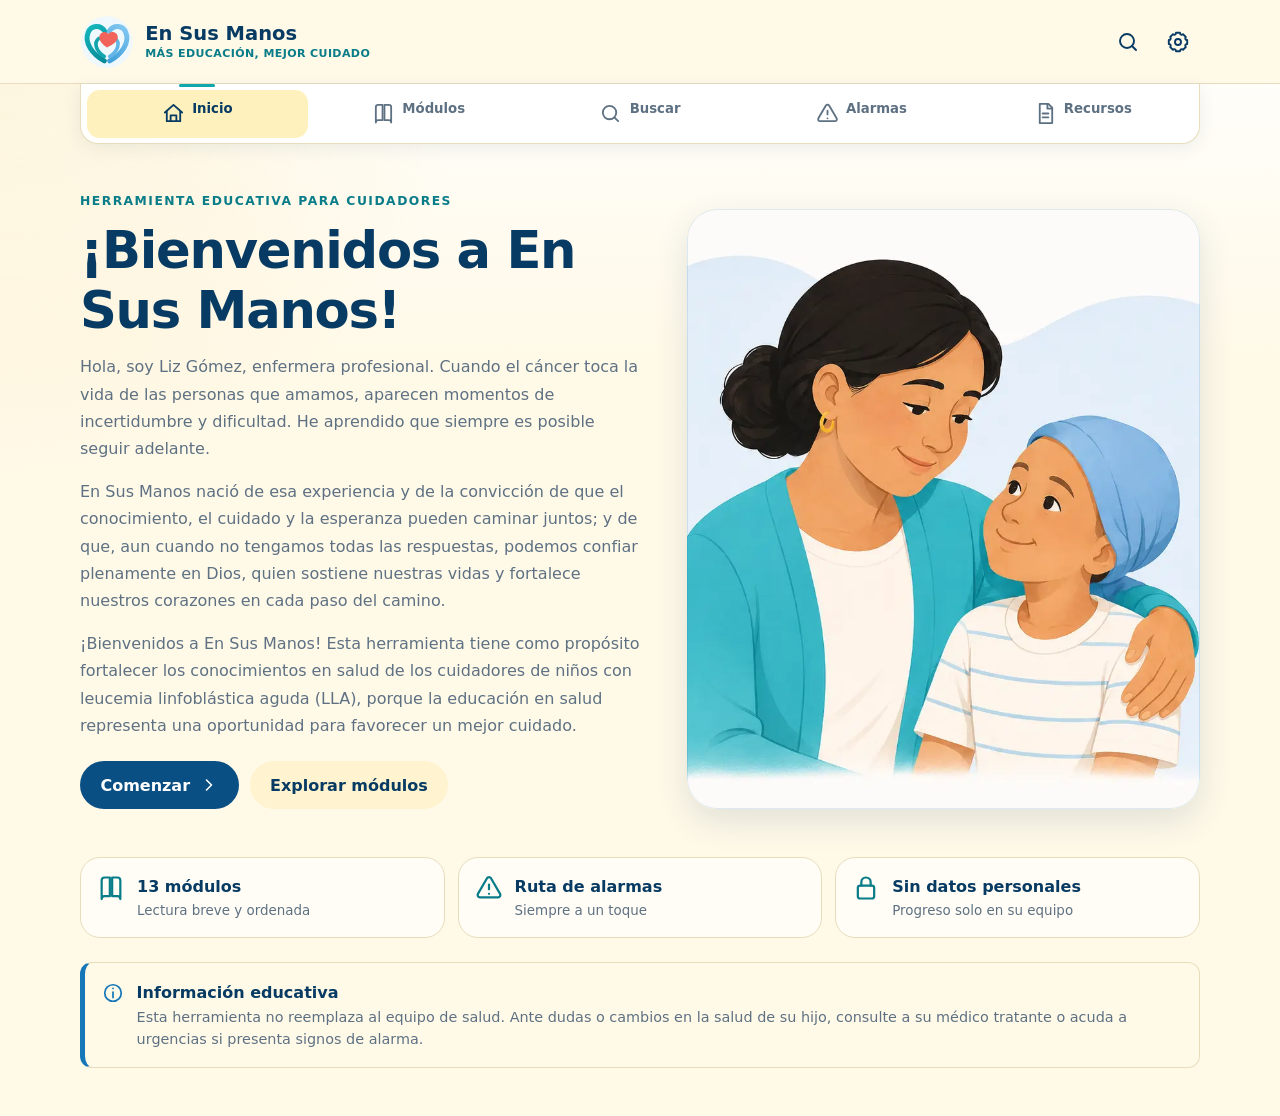
<file: index.html>
<!doctype html>
<html lang="es">
  <head>
    <meta charset="utf-8">
    <meta name="viewport" content="width=device-width, initial-scale=1, viewport-fit=cover">
    <meta name="theme-color" content="#fff1bd">
    <meta name="description" content="Herramienta educativa para cuidadores de niños con leucemia linfoblástica aguda.">
    <meta name="robots" content="noindex, nofollow">
    <meta name="color-scheme" content="light">
    <meta http-equiv="Content-Security-Policy" content="default-src 'self'; img-src 'self' data:; style-src 'self' 'unsafe-inline'; script-src 'self'; connect-src 'self'; manifest-src 'self'; worker-src 'self'; base-uri 'self'; form-action 'self' https:; object-src 'none'">
    <title>En Sus Manos</title>
    <link rel="manifest" href="manifest.webmanifest">
    <link rel="icon" href="assets/icons/favicon.svg" type="image/svg+xml">
    <link rel="apple-touch-icon" href="assets/icons/icon-192.png">
    <link rel="stylesheet" href="assets/css/styles.css">
    <script defer src="assets/js/config.js"></script>
    <script defer src="assets/js/content.js"></script>
    <script defer src="assets/js/storage.js"></script>
    <script defer src="assets/js/search.js"></script>
    <script defer src="assets/js/router.js"></script>
    <script defer src="assets/js/app.js"></script>
  </head>
  <body>
    <div id="app">
      <main class="loading-screen" aria-live="polite">
        <img src="assets/icons/logo.svg" alt="" width="72" height="72">
        <p>Cargando En Sus Manos…</p>
      </main>
    </div>
    <noscript>
      <main class="noscript-message">
        <h1>Active JavaScript para usar la herramienta</h1>
        <p>En Sus Manos necesita JavaScript para mostrar los módulos, el buscador y el progreso local.</p>
      </main>
    </noscript>
  </body>
</html>
</file>
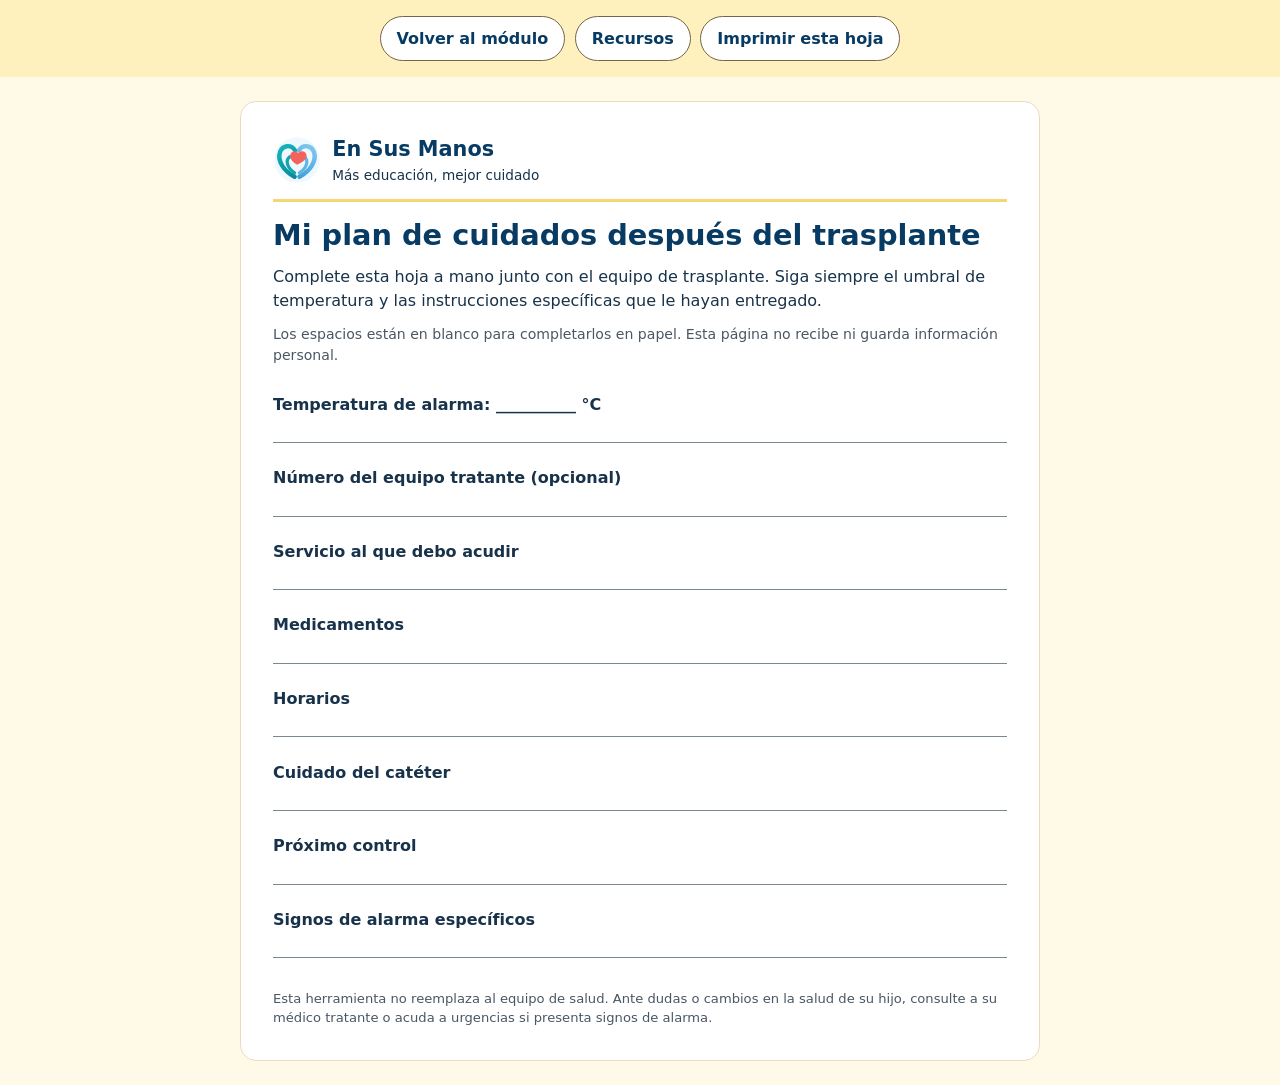
<file: recursos/plan-cuidados-trasplante.html>
<!doctype html>
<html lang="es">
<head>
  <meta charset="utf-8">
  <meta name="viewport" content="width=device-width, initial-scale=1">
  <meta name="robots" content="noindex, nofollow">
  <meta name="theme-color" content="#fff1bd">
  <title>Mi plan de cuidados después del trasplante · En Sus Manos</title>
  <link rel="icon" href="../assets/icons/favicon.svg" type="image/svg+xml">
  <link rel="stylesheet" href="planes.css">
  <script defer src="../assets/js/print.js"></script>
</head>
<body>
  <nav class="toolbar" aria-label="Acciones de la hoja"><a href="../#/modulo/11">Volver al módulo</a><a href="../#/recursos">Recursos</a><button type="button" id="print-plan">Imprimir esta hoja</button></nav>
  <main class="sheet">
    <header class="brand"><img src="../assets/icons/logo.svg" alt="" width="48" height="48"><div><strong>En Sus Manos</strong><span>Más educación, mejor cuidado</span></div></header>
    <h1>Mi plan de cuidados después del trasplante</h1>
    <p class="intro">Complete esta hoja a mano junto con el equipo de trasplante. Siga siempre el umbral de temperatura y las instrucciones específicas que le hayan entregado.</p>
    <p class="instructions">Los espacios están en blanco para completarlos en papel. Esta página no recibe ni guarda información personal.</p>
    <dl class="fields">
      <div class="field"><dt>Temperatura de alarma: __________ °C</dt><dd aria-label="Espacio para completar a mano"><span class="write-line"></span></dd></div><div class="field"><dt>Número del equipo tratante (opcional)</dt><dd aria-label="Espacio para completar a mano"><span class="write-line"></span></dd></div><div class="field"><dt>Servicio al que debo acudir</dt><dd aria-label="Espacio para completar a mano"><span class="write-line"></span></dd></div><div class="field"><dt>Medicamentos</dt><dd aria-label="Espacio para completar a mano"><span class="write-line"></span></dd></div><div class="field"><dt>Horarios</dt><dd aria-label="Espacio para completar a mano"><span class="write-line"></span></dd></div><div class="field"><dt>Cuidado del catéter</dt><dd aria-label="Espacio para completar a mano"><span class="write-line"></span></dd></div><div class="field"><dt>Próximo control</dt><dd aria-label="Espacio para completar a mano"><span class="write-line"></span></dd></div><div class="field"><dt>Signos de alarma específicos</dt><dd aria-label="Espacio para completar a mano"><span class="write-line"></span></dd></div>
    </dl>
    <footer>Esta herramienta no reemplaza al equipo de salud. Ante dudas o cambios en la salud de su hijo, consulte a su médico tratante o acuda a urgencias si presenta signos de alarma.</footer>
  </main>
</body>
</html>
</file>
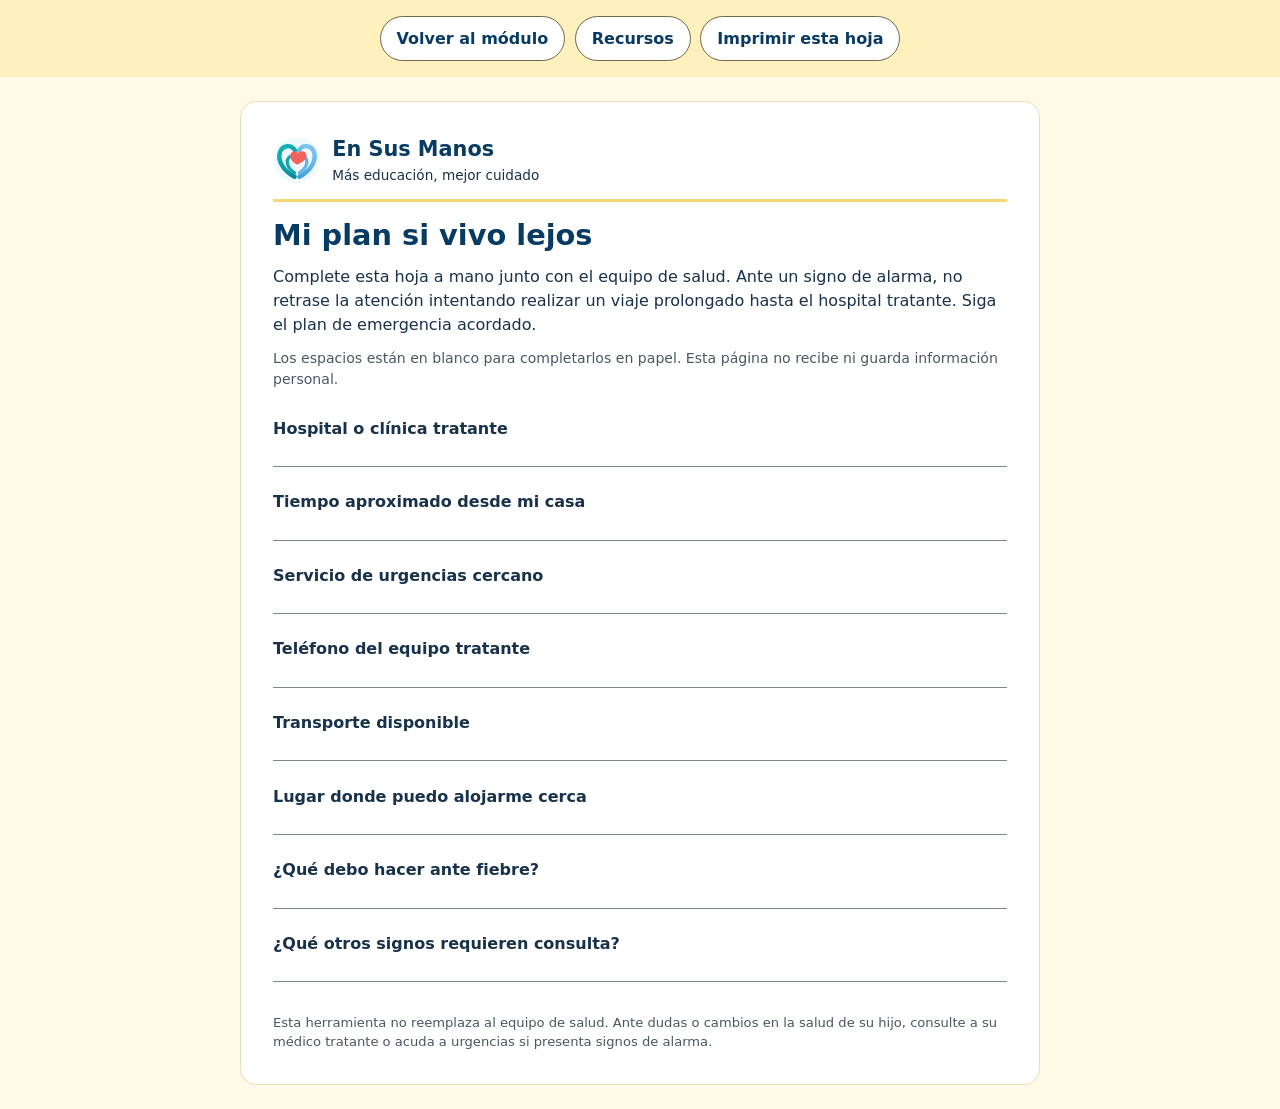
<file: recursos/plan-si-vivo-lejos.html>
<!doctype html>
<html lang="es">
<head>
  <meta charset="utf-8">
  <meta name="viewport" content="width=device-width, initial-scale=1">
  <meta name="robots" content="noindex, nofollow">
  <meta name="theme-color" content="#fff1bd">
  <title>Mi plan si vivo lejos · En Sus Manos</title>
  <link rel="icon" href="../assets/icons/favicon.svg" type="image/svg+xml">
  <link rel="stylesheet" href="planes.css">
  <script defer src="../assets/js/print.js"></script>
</head>
<body>
  <nav class="toolbar" aria-label="Acciones de la hoja"><a href="../#/modulo/8">Volver al módulo</a><a href="../#/recursos">Recursos</a><button type="button" id="print-plan">Imprimir esta hoja</button></nav>
  <main class="sheet">
    <header class="brand"><img src="../assets/icons/logo.svg" alt="" width="48" height="48"><div><strong>En Sus Manos</strong><span>Más educación, mejor cuidado</span></div></header>
    <h1>Mi plan si vivo lejos</h1>
    <p class="intro">Complete esta hoja a mano junto con el equipo de salud. Ante un signo de alarma, no retrase la atención intentando realizar un viaje prolongado hasta el hospital tratante. Siga el plan de emergencia acordado.</p>
    <p class="instructions">Los espacios están en blanco para completarlos en papel. Esta página no recibe ni guarda información personal.</p>
    <dl class="fields">
      <div class="field"><dt>Hospital o clínica tratante</dt><dd aria-label="Espacio para completar a mano"><span class="write-line"></span></dd></div><div class="field"><dt>Tiempo aproximado desde mi casa</dt><dd aria-label="Espacio para completar a mano"><span class="write-line"></span></dd></div><div class="field"><dt>Servicio de urgencias cercano</dt><dd aria-label="Espacio para completar a mano"><span class="write-line"></span></dd></div><div class="field"><dt>Teléfono del equipo tratante</dt><dd aria-label="Espacio para completar a mano"><span class="write-line"></span></dd></div><div class="field"><dt>Transporte disponible</dt><dd aria-label="Espacio para completar a mano"><span class="write-line"></span></dd></div><div class="field"><dt>Lugar donde puedo alojarme cerca</dt><dd aria-label="Espacio para completar a mano"><span class="write-line"></span></dd></div><div class="field"><dt>¿Qué debo hacer ante fiebre?</dt><dd aria-label="Espacio para completar a mano"><span class="write-line"></span></dd></div><div class="field"><dt>¿Qué otros signos requieren consulta?</dt><dd aria-label="Espacio para completar a mano"><span class="write-line"></span></dd></div>
    </dl>
    <footer>Esta herramienta no reemplaza al equipo de salud. Ante dudas o cambios en la salud de su hijo, consulte a su médico tratante o acuda a urgencias si presenta signos de alarma.</footer>
  </main>
</body>
</html>
</file>
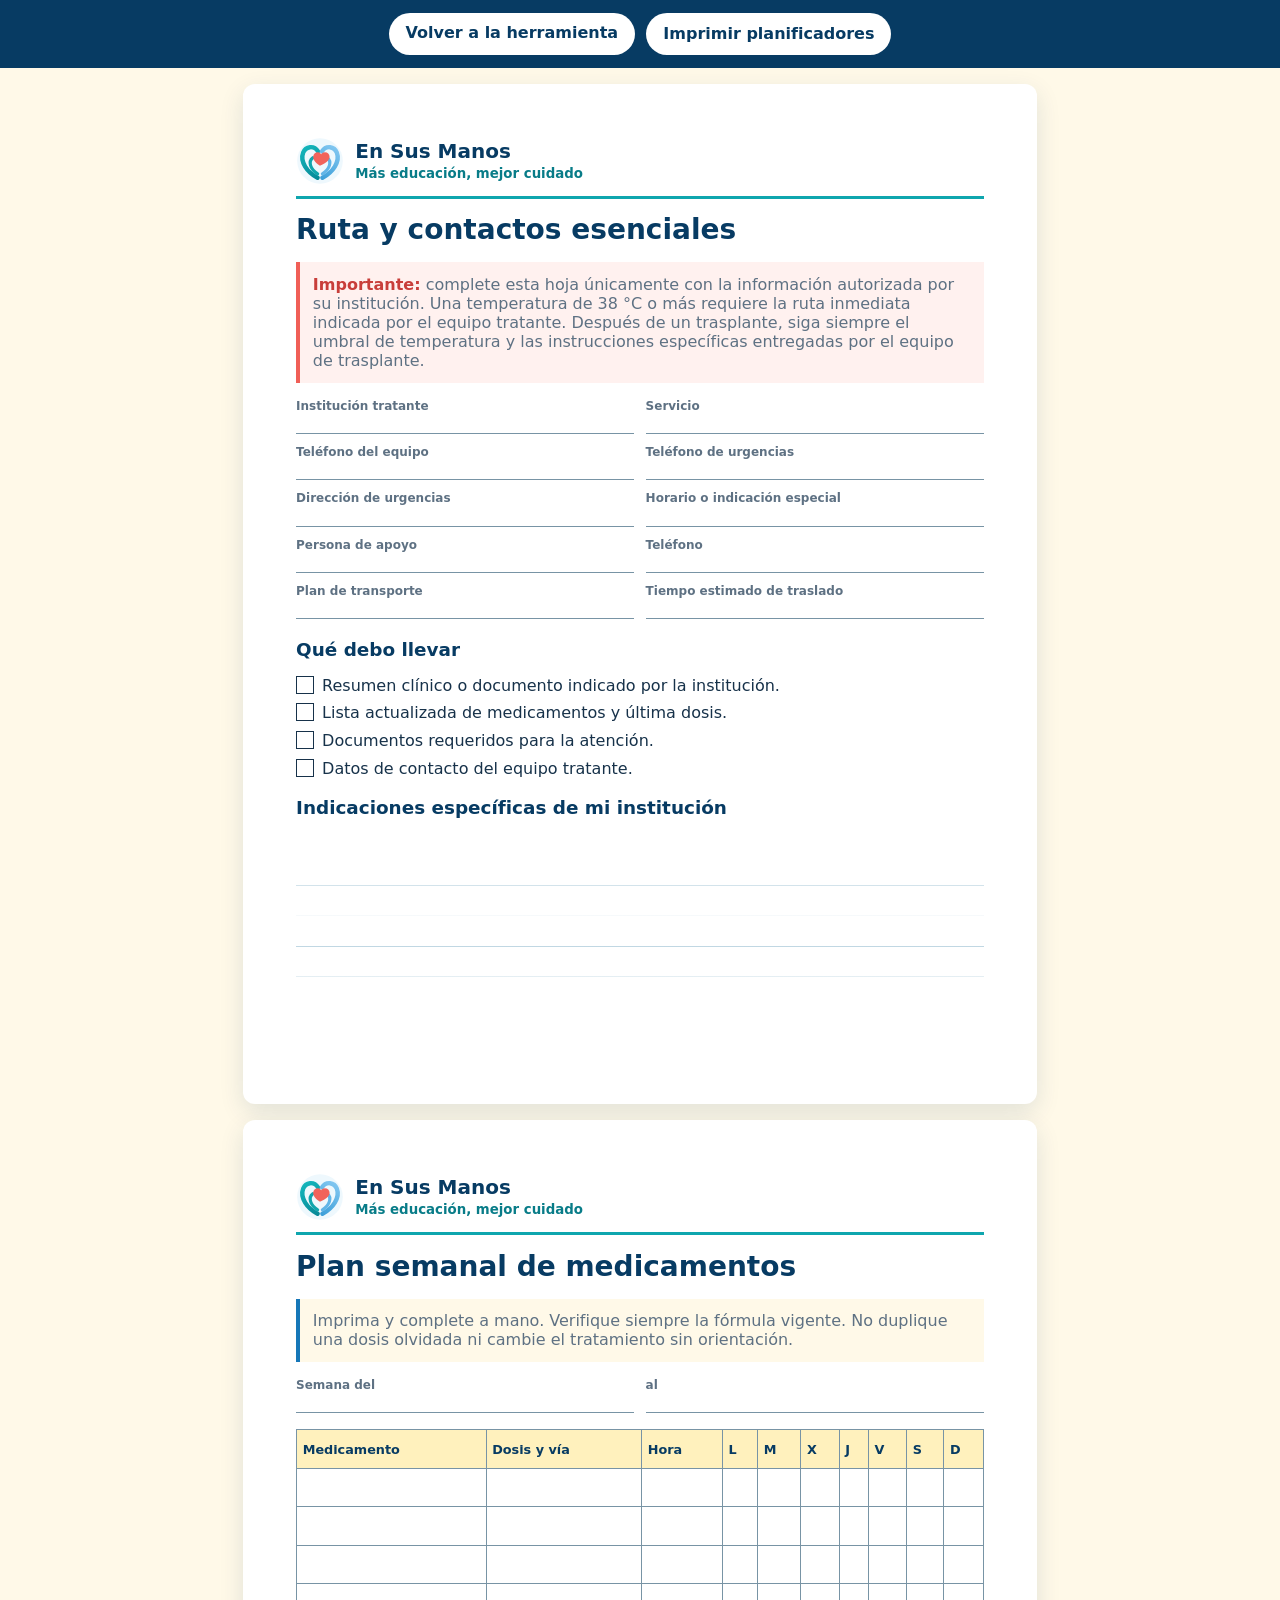
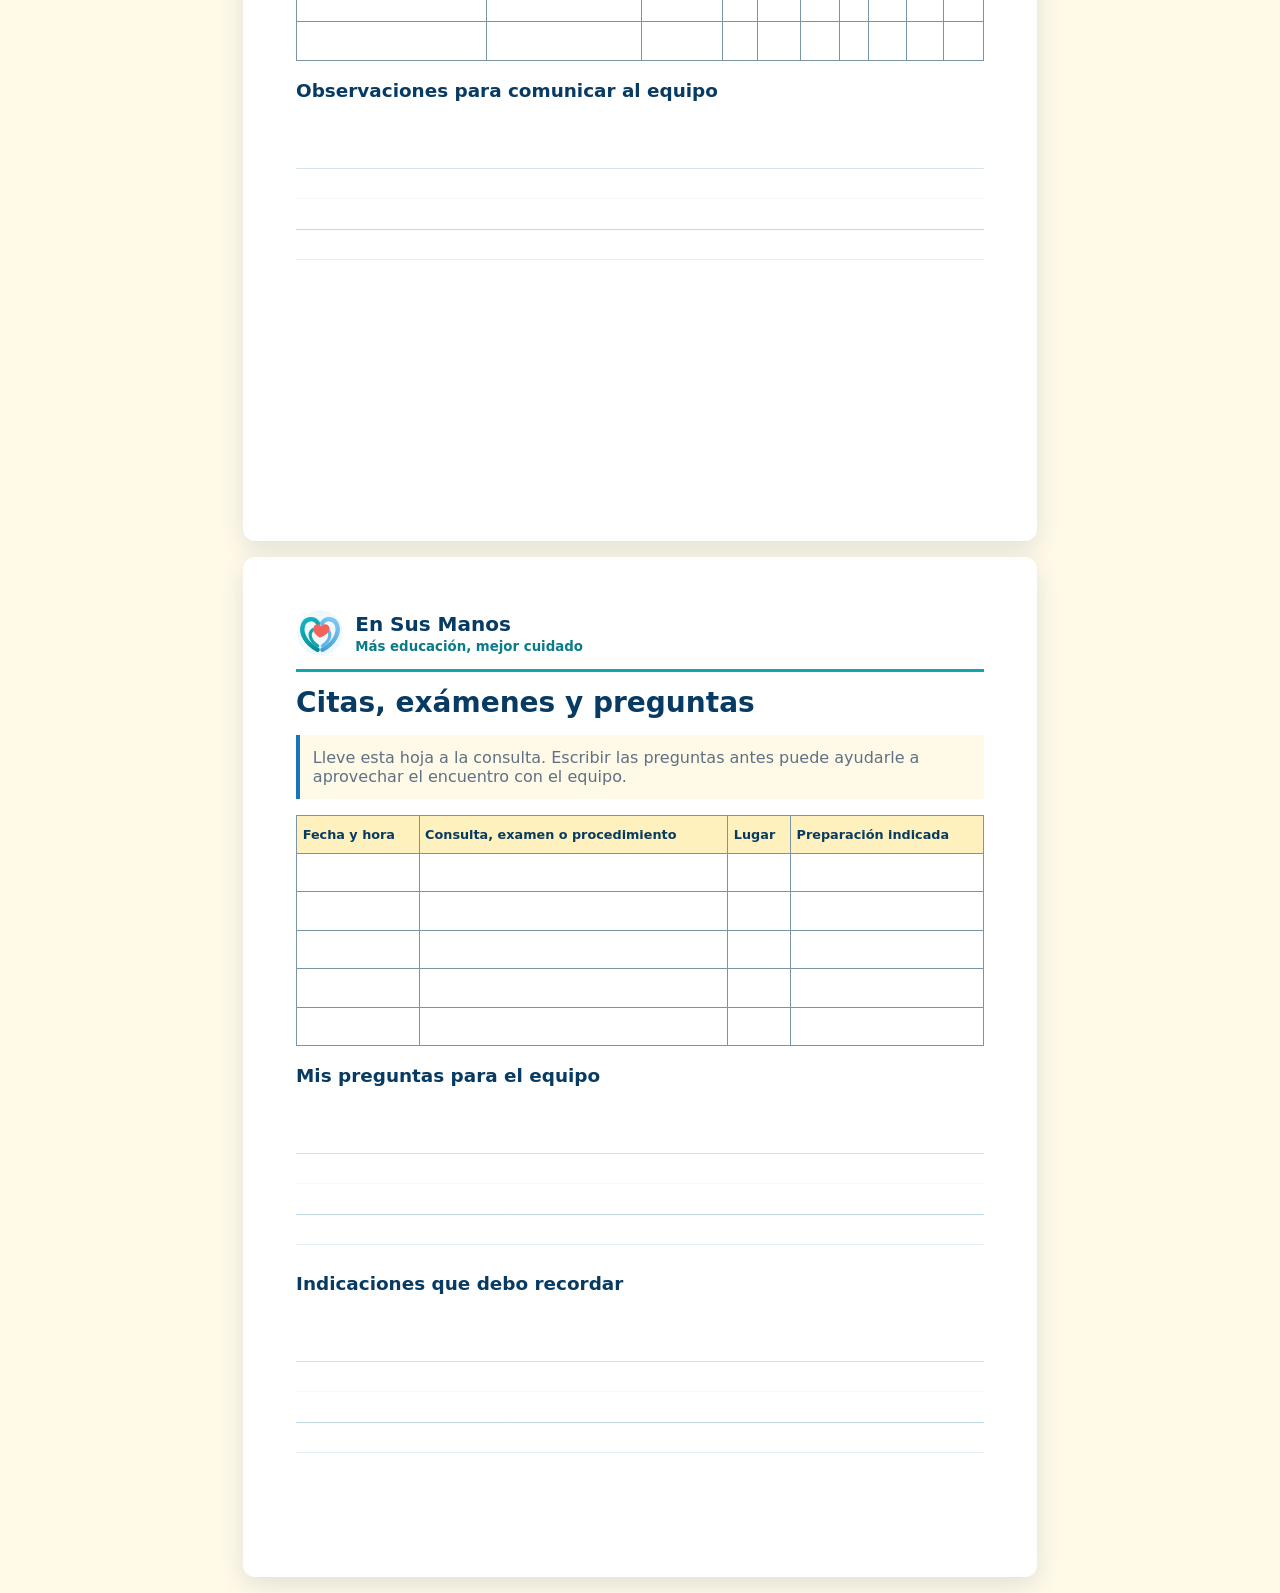
<file: recursos/planificadores-imprimibles.html>
<!doctype html>
<html lang="es">
  <head>
    <meta charset="utf-8">
    <meta name="viewport" content="width=device-width, initial-scale=1">
    <meta name="robots" content="noindex, nofollow">
    <title>Planificadores imprimibles · En Sus Manos</title>
    <style>
      :root{font-family:"Segoe UI",system-ui,sans-serif;color:#17324a;background:#fff9e8}*{box-sizing:border-box}body{margin:0}.toolbar{position:sticky;top:0;display:flex;align-items:center;justify-content:center;gap:.7rem;padding:.8rem;background:#073b63;color:#fff}.toolbar a,.toolbar button{min-height:42px;padding:.6rem 1rem;border:1px solid rgba(255,255,255,.5);border-radius:999px;background:#fff;color:#073b63;font:inherit;font-weight:800;text-decoration:none;cursor:pointer}.sheet{width:min(210mm,calc(100% - 2rem));min-height:270mm;margin:1rem auto;padding:14mm;border-radius:12px;background:#fff;box-shadow:0 8px 24px rgba(7,59,99,.12);page-break-after:always}.brand{display:flex;align-items:center;gap:.7rem;padding-bottom:.7rem;border-bottom:3px solid #0fa6ae}.brand img{width:48px}.brand strong{display:block;color:#073b63;font-size:1.25rem}.brand small{color:#087c88;font-weight:800}.notice{margin:1rem 0;padding:.8rem;border-left:4px solid #1677b8;background:#fff9e8}.notice p{margin:0}.grid{display:grid;grid-template-columns:1fr 1fr;gap:.7rem}.field{min-height:2.2rem;border-bottom:1px solid #7894a5}.field label{display:block;color:#5e7183;font-size:.75rem;font-weight:800}.table{width:100%;border-collapse:collapse;margin-top:1rem}.table th,.table td{height:2.4rem;padding:.35rem;border:1px solid #7894a5;text-align:left}.table th{background:#fff1bd;color:#073b63;font-size:.8rem}.checks{display:grid;gap:.55rem;margin-top:1rem}.checks div{display:grid;grid-template-columns:18px 1fr;gap:.5rem}.box{width:18px;height:18px;border:1.5px solid #17324a}.lines{height:10rem;background:repeating-linear-gradient(to bottom,transparent 0,transparent 1.85rem,#b8d2df 1.9rem)}h1{margin:.9rem 0 .25rem;color:#073b63;font-size:1.75rem}h2{margin:1.2rem 0 .45rem;color:#073b63;font-size:1.15rem}p{color:#5e7183}.alert{border-color:#f05f57;background:#fff1ef}.alert strong{color:#c83e3a}@media(max-width:600px){.grid{grid-template-columns:1fr}.sheet{padding:1rem;min-height:auto}.table{font-size:.75rem}}@media print{body{background:#fff}.toolbar{display:none}.sheet{width:100%;min-height:0;margin:0;padding:10mm;border-radius:0;box-shadow:none}.notice{break-inside:avoid}}
    </style>
  </head>
  <body>
    <nav class="toolbar" aria-label="Acciones"><a href="../#/recursos">Volver a la herramienta</a><button type="button" onclick="window.print()">Imprimir planificadores</button></nav>

    <section class="sheet">
      <header class="brand"><img src="../assets/icons/logo.svg" alt=""><span><strong>En Sus Manos</strong><small>Más educación, mejor cuidado</small></span></header>
      <h1>Ruta y contactos esenciales</h1>
      <aside class="notice alert"><p><strong>Importante:</strong> complete esta hoja únicamente con la información autorizada por su institución. Una temperatura de 38 °C o más requiere la ruta inmediata indicada por el equipo tratante. Después de un trasplante, siga siempre el umbral de temperatura y las instrucciones específicas entregadas por el equipo de trasplante.</p></aside>
      <div class="grid">
        <div class="field"><label>Institución tratante</label></div><div class="field"><label>Servicio</label></div>
        <div class="field"><label>Teléfono del equipo</label></div><div class="field"><label>Teléfono de urgencias</label></div>
        <div class="field"><label>Dirección de urgencias</label></div><div class="field"><label>Horario o indicación especial</label></div>
        <div class="field"><label>Persona de apoyo</label></div><div class="field"><label>Teléfono</label></div>
        <div class="field"><label>Plan de transporte</label></div><div class="field"><label>Tiempo estimado de traslado</label></div>
      </div>
      <h2>Qué debo llevar</h2>
      <div class="checks"><div><span class="box"></span><span>Resumen clínico o documento indicado por la institución.</span></div><div><span class="box"></span><span>Lista actualizada de medicamentos y última dosis.</span></div><div><span class="box"></span><span>Documentos requeridos para la atención.</span></div><div><span class="box"></span><span>Datos de contacto del equipo tratante.</span></div></div>
      <h2>Indicaciones específicas de mi institución</h2><div class="lines"></div>
    </section>

    <section class="sheet">
      <header class="brand"><img src="../assets/icons/logo.svg" alt=""><span><strong>En Sus Manos</strong><small>Más educación, mejor cuidado</small></span></header>
      <h1>Plan semanal de medicamentos</h1>
      <aside class="notice"><p>Imprima y complete a mano. Verifique siempre la fórmula vigente. No duplique una dosis olvidada ni cambie el tratamiento sin orientación.</p></aside>
      <div class="grid"><div class="field"><label>Semana del</label></div><div class="field"><label>al</label></div></div>
      <table class="table">
        <thead><tr><th>Medicamento</th><th>Dosis y vía</th><th>Hora</th><th>L</th><th>M</th><th>X</th><th>J</th><th>V</th><th>S</th><th>D</th></tr></thead>
        <tbody><tr><td></td><td></td><td></td><td></td><td></td><td></td><td></td><td></td><td></td><td></td></tr><tr><td></td><td></td><td></td><td></td><td></td><td></td><td></td><td></td><td></td><td></td></tr><tr><td></td><td></td><td></td><td></td><td></td><td></td><td></td><td></td><td></td><td></td></tr><tr><td></td><td></td><td></td><td></td><td></td><td></td><td></td><td></td><td></td><td></td></tr><tr><td></td><td></td><td></td><td></td><td></td><td></td><td></td><td></td><td></td><td></td></tr></tbody>
      </table>
      <h2>Observaciones para comunicar al equipo</h2><div class="lines"></div>
    </section>

    <section class="sheet">
      <header class="brand"><img src="../assets/icons/logo.svg" alt=""><span><strong>En Sus Manos</strong><small>Más educación, mejor cuidado</small></span></header>
      <h1>Citas, exámenes y preguntas</h1>
      <aside class="notice"><p>Lleve esta hoja a la consulta. Escribir las preguntas antes puede ayudarle a aprovechar el encuentro con el equipo.</p></aside>
      <table class="table"><thead><tr><th>Fecha y hora</th><th>Consulta, examen o procedimiento</th><th>Lugar</th><th>Preparación indicada</th></tr></thead><tbody><tr><td></td><td></td><td></td><td></td></tr><tr><td></td><td></td><td></td><td></td></tr><tr><td></td><td></td><td></td><td></td></tr><tr><td></td><td></td><td></td><td></td></tr><tr><td></td><td></td><td></td><td></td></tr></tbody></table>
      <h2>Mis preguntas para el equipo</h2><div class="lines"></div>
      <h2>Indicaciones que debo recordar</h2><div class="lines"></div>
    </section>
  </body>
</html>
</file>
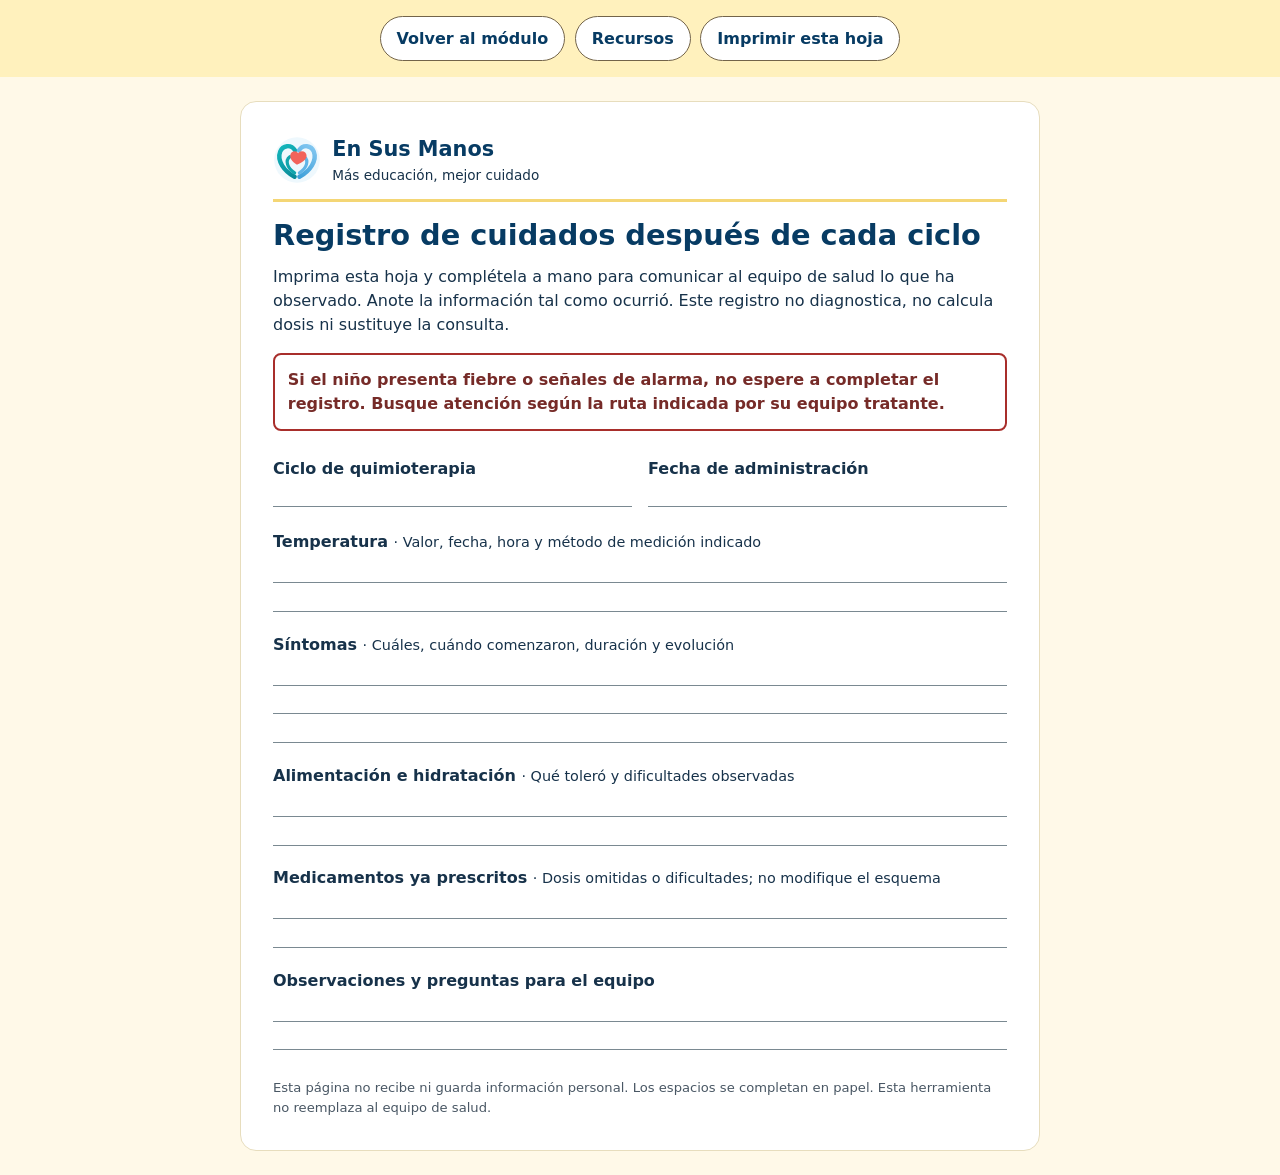
<file: recursos/registro-cuidados-quimioterapia.html>
<!doctype html>
<html lang="es">
<head>
  <meta charset="utf-8">
  <meta name="viewport" content="width=device-width, initial-scale=1">
  <meta name="robots" content="noindex, nofollow">
  <meta name="theme-color" content="#fff1bd">
  <title>Registro de cuidados después de cada ciclo · En Sus Manos</title>
  <link rel="icon" href="../assets/icons/favicon.svg" type="image/svg+xml">
  <link rel="stylesheet" href="planes.css">
  <script defer src="../assets/js/print.js"></script>
  <style>
    .record-alert { padding: .8rem; border: 2px solid #a82e2b; border-radius: 8px; color: #762b28; font-weight: 700; }
    .record-pair { display: grid; grid-template-columns: 1fr 1fr; gap: 1rem; }
    .record-label { font-weight: 400; font-size: .9em; }
    .record-lines .write-line { height: 1.8rem; }
    @media (max-width: 480px) { .record-pair { grid-template-columns: 1fr; gap: 0; } }
    @media print {
      .record-alert { padding: 6pt; font-size: 9pt; margin: 7pt 0; }
      .record-lines .write-line { height: 18pt; }
      .field { padding: 3pt 0; }
      dt { font-size: 9.5pt; }
      .intro { font-size: 9.5pt; }
    }
  </style>
</head>
<body>
  <nav class="toolbar" aria-label="Acciones de la hoja"><a href="../#/modulo/12">Volver al módulo</a><a href="../#/recursos">Recursos</a><button type="button" id="print-plan">Imprimir esta hoja</button></nav>
  <main class="sheet">
    <header class="brand"><img src="../assets/icons/logo.svg" alt="" width="48" height="48"><div><strong>En Sus Manos</strong><span>Más educación, mejor cuidado</span></div></header>
    <h1>Registro de cuidados después de cada ciclo</h1>
    <p class="intro">Imprima esta hoja y complétela a mano para comunicar al equipo de salud lo que ha observado. Anote la información tal como ocurrió. Este registro no diagnostica, no calcula dosis ni sustituye la consulta.</p>
    <p class="record-alert">Si el niño presenta fiebre o señales de alarma, no espere a completar el registro. Busque atención según la ruta indicada por su equipo tratante.</p>
    <dl class="fields">
      <div class="record-pair">
        <div class="field"><dt>Ciclo de quimioterapia</dt><dd aria-label="Espacio para completar a mano"><span class="write-line"></span></dd></div>
        <div class="field"><dt>Fecha de administración</dt><dd aria-label="Espacio para completar a mano"><span class="write-line"></span></dd></div>
      </div>
      <div class="field"><dt>Temperatura <span class="record-label">· Valor, fecha, hora y método de medición indicado</span></dt><dd class="record-lines" aria-label="Dos líneas para completar a mano"><span class="write-line"></span><span class="write-line"></span></dd></div>
      <div class="field"><dt>Síntomas <span class="record-label">· Cuáles, cuándo comenzaron, duración y evolución</span></dt><dd class="record-lines" aria-label="Tres líneas para completar a mano"><span class="write-line"></span><span class="write-line"></span><span class="write-line"></span></dd></div>
      <div class="field"><dt>Alimentación e hidratación <span class="record-label">· Qué toleró y dificultades observadas</span></dt><dd class="record-lines" aria-label="Dos líneas para completar a mano"><span class="write-line"></span><span class="write-line"></span></dd></div>
      <div class="field"><dt>Medicamentos ya prescritos <span class="record-label">· Dosis omitidas o dificultades; no modifique el esquema</span></dt><dd class="record-lines" aria-label="Dos líneas para completar a mano"><span class="write-line"></span><span class="write-line"></span></dd></div>
      <div class="field"><dt>Observaciones y preguntas para el equipo</dt><dd class="record-lines" aria-label="Dos líneas para completar a mano"><span class="write-line"></span><span class="write-line"></span></dd></div>
    </dl>
    <footer>Esta página no recibe ni guarda información personal. Los espacios se completan en papel. Esta herramienta no reemplaza al equipo de salud.</footer>
  </main>
</body>
</html>
</file>
<file: assets/css/styles.css>
:root {
  --navy: #073b63;
  --navy-2: #0a4f83;
  --blue: #1677b8;
  --teal: #0fa6ae;
  --teal-dark: #087c88;
  --coral: #f05f57;
  --coral-dark: #c83e3a;
  --green: #2b9275;
  --purple: #795aa8;
  --ink: #17324a;
  --muted: #5e7183;
  --line: #e7ddbd;
  --line-strong: #b8a876;
  --surface: #ffffff;
  --surface-soft: #fff9e8;
  --yellow-pastel: #fff1bd;
  --yellow: #f4d675;
  --gold-dark: #735009;
  --surface-blue: #fff4cf;
  --surface-coral: #fff1ef;
  --shadow-sm: 0 4px 18px rgba(5, 59, 99, 0.08);
  --shadow-md: 0 12px 34px rgba(5, 59, 99, 0.12);
  --radius-sm: 12px;
  --radius-md: 20px;
  --radius-lg: 30px;
  --header-height: 76px;
  --nav-height: 76px;
  --content-width: 820px;
  --wide-width: 1120px;
  --font-scale: 1;
  font-family: ui-rounded, "Avenir Next", "Segoe UI", system-ui, -apple-system, BlinkMacSystemFont, sans-serif;
  color: var(--ink);
  background: var(--surface-soft);
  font-synthesis: none;
  text-rendering: optimizeLegibility;
  -webkit-text-size-adjust: 100%;
}

:root[data-text-size="large"] { --font-scale: 1.13; }

:root[data-contrast="high"] {
  --navy: #002f59;
  --navy-2: #003f75;
  --blue: #005c9b;
  --teal: #007780;
  --coral: #c8332d;
  --green: #116b51;
  --muted: #33485a;
  --line: #7894a5;
  --line-strong: #486a7e;
}

* { box-sizing: border-box; }

html { scroll-behavior: smooth; }

body {
  margin: 0;
  min-width: 0;
  min-height: 100vh;
  background:
    radial-gradient(circle at 0 0, rgba(244, 214, 117, 0.24), transparent 30rem),
    linear-gradient(180deg, #fff 0, var(--surface-soft) 22rem);
  color: var(--ink);
  font-size: calc(16px * var(--font-scale));
  line-height: 1.6;
}

button, input { font: inherit; }
button, a { -webkit-tap-highlight-color: transparent; }
a { color: var(--navy-2); }
img { display: block; max-width: 100%; }
h1, h2, h3, p { margin-top: 0; }
h1, h2, h3 { color: var(--navy); line-height: 1.18; letter-spacing: -0.025em; }
h1 { font-size: clamp(2rem, 7vw, 3.2rem); margin-bottom: 0.8rem; }
h2 { font-size: clamp(1.25rem, 4vw, 1.65rem); }
p { color: var(--muted); }

button:focus-visible, a:focus-visible, input:focus-visible, summary:focus-visible {
  outline: 3px solid var(--navy);
  outline-offset: 3px;
}

.sr-only {
  position: absolute;
  width: 1px;
  height: 1px;
  padding: 0;
  margin: -1px;
  overflow: hidden;
  clip: rect(0, 0, 0, 0);
  white-space: nowrap;
  border: 0;
}

.skip-link {
  position: fixed;
  left: 1rem;
  top: -5rem;
  z-index: 1000;
  padding: 0.7rem 1rem;
  border-radius: 0 0 0.7rem 0.7rem;
  background: var(--navy);
  color: white;
  font-weight: 800;
  transition: top 0.2s;
}
.skip-link:focus { top: 0; }

.loading-screen, .noscript-message {
  min-height: 100vh;
  display: grid;
  place-content: center;
  justify-items: center;
  gap: 1rem;
  padding: 2rem;
  text-align: center;
}

.app-shell { min-height: 100vh; }

.site-header {
  position: sticky;
  top: 0;
  z-index: 50;
  min-height: var(--header-height);
  display: flex;
  align-items: center;
  justify-content: space-between;
  padding: 0.7rem max(1rem, env(safe-area-inset-left));
  border-bottom: 1px solid var(--line);
  background: rgba(255, 249, 232, 0.96);
  backdrop-filter: blur(16px);
}

.brand {
  display: inline-flex;
  align-items: center;
  gap: 0.7rem;
  color: var(--navy);
  text-decoration: none;
}
.brand img { width: 46px; height: 46px; }
.brand span { display: grid; line-height: 1.08; }
.brand strong { font-size: 1.08rem; }
.brand small { margin-top: 0.27rem; color: var(--teal-dark); font-size: 0.69rem; font-weight: 800; letter-spacing: 0.035em; text-transform: uppercase; }

.header-actions { display: flex; gap: 0.4rem; }
.icon-button {
  width: 44px;
  height: 44px;
  display: grid;
  place-items: center;
  border: 1px solid transparent;
  border-radius: 50%;
  background: transparent;
  color: var(--navy);
  cursor: pointer;
}
.icon-button:hover, .icon-button[aria-current="page"] { background: var(--surface-blue); border-color: var(--line); }

.main-content {
  width: min(calc(100% - 2rem), var(--content-width));
  margin: 0 auto;
  padding: clamp(1.5rem, 5vw, 3rem) 0 calc(var(--nav-height) + 2.5rem);
}
.main-content:focus { outline: none; }
.main-content.wide { width: min(calc(100% - 2rem), var(--wide-width)); }

.bottom-nav {
  position: fixed;
  z-index: 60;
  right: 0;
  bottom: 0;
  left: 0;
  min-height: var(--nav-height);
  padding: 0.35rem max(0.35rem, env(safe-area-inset-right)) max(0.35rem, env(safe-area-inset-bottom)) max(0.35rem, env(safe-area-inset-left));
  display: grid;
  grid-template-columns: repeat(5, 1fr);
  border-top: 1px solid var(--line);
  background: rgba(255, 255, 255, 0.97);
  box-shadow: 0 -8px 30px rgba(7, 59, 99, 0.08);
  backdrop-filter: blur(16px);
}
.bottom-nav a {
  position: relative;
  min-width: 0;
  display: grid;
  place-content: center;
  justify-items: center;
  gap: 0.2rem;
  border-radius: 0.8rem;
  color: var(--muted);
  font-size: 0.69rem;
  font-weight: 750;
  line-height: 1;
  text-decoration: none;
}
.bottom-nav svg { width: 23px; height: 23px; }
.bottom-nav a[aria-current="page"] { color: var(--navy); background: var(--yellow-pastel); }
.bottom-nav a[aria-current="page"]::before { content: ""; position: absolute; top: -0.36rem; width: 36px; height: 3px; border-radius: 4px; background: var(--teal); }

.eyebrow {
  margin: 0 0 0.5rem;
  color: var(--teal-dark);
  font-size: 0.77rem;
  font-weight: 850;
  letter-spacing: 0.12em;
  text-transform: uppercase;
}
.lead { max-width: 48rem; font-size: 1.08rem; line-height: 1.65; }
.page-heading { margin-bottom: 1.6rem; }
.page-heading .lead { margin-bottom: 0; }
.home-heading { margin-bottom: 1.4rem; }
.section-intro { margin-bottom: 1.1rem; }

.button {
  min-height: 48px;
  display: inline-flex;
  align-items: center;
  justify-content: center;
  gap: 0.55rem;
  padding: 0.74rem 1.15rem;
  border: 2px solid transparent;
  border-radius: 999px;
  text-decoration: none;
  font-weight: 800;
  line-height: 1.2;
  cursor: pointer;
  transition: transform 0.15s, box-shadow 0.15s, background 0.15s;
}
.button:hover:not(:disabled) { transform: translateY(-1px); box-shadow: var(--shadow-sm); }
.button:disabled { cursor: not-allowed; opacity: 0.55; }
.button.primary { background: var(--navy-2); color: white; }
.button.secondary { border-color: var(--line-strong); background: white; color: var(--navy); }
.button.ghost { background: var(--surface-blue); color: var(--navy); }
.button.danger { background: var(--coral-dark); color: white; }
.button.text-danger { border-color: #edb1ae; background: #fff; color: var(--coral-dark); }
.button.full { width: 100%; }

.welcome-grid { display: grid; align-items: center; gap: 1.4rem; }
.welcome-copy h1 { max-width: 720px; }
.welcome-copy .lead { max-width: 660px; }
.welcome-actions { display: flex; flex-wrap: wrap; gap: 0.65rem; margin: 1.4rem 0 1rem; }
.prototype-label { font-size: 0.78rem; font-weight: 700; color: #6a6f76; }
.welcome-art {
  position: relative;
  margin: 0;
  overflow: hidden;
  border-radius: var(--radius-lg);
  background: var(--yellow-pastel);
  box-shadow: var(--shadow-md);
}
.welcome-art::after { content: ""; position: absolute; inset: 0; border: 1px solid rgba(22, 119, 184, 0.14); border-radius: inherit; pointer-events: none; }
.welcome-art img { width: 100%; aspect-ratio: 3 / 2; object-fit: cover; }

.feature-row { display: grid; gap: 0.8rem; margin: 1.3rem 0; }
.feature-row article {
  display: grid;
  grid-template-columns: auto 1fr;
  grid-template-rows: auto auto;
  column-gap: 0.75rem;
  padding: 1rem;
  border: 1px solid var(--line);
  border-radius: var(--radius-md);
  background: rgba(255,255,255,.9);
}
.feature-row svg { grid-row: 1 / 3; color: var(--teal-dark); }
.feature-row strong { color: var(--navy); }
.feature-row span { color: var(--muted); font-size: 0.84rem; }

.safety-note {
  display: flex;
  gap: 0.8rem;
  margin-top: 1.5rem;
  padding: 1.05rem;
  border: 1px solid var(--line);
  border-left: 5px solid var(--blue);
  border-radius: var(--radius-sm);
  background: var(--surface-soft);
}
.safety-note svg { flex: 0 0 auto; margin-top: 0.12rem; color: var(--blue); }
.safety-note strong { color: var(--navy); }
.safety-note p { margin: 0.1rem 0 0; font-size: 0.9rem; line-height: 1.5; }
.safety-note.compact { margin-top: 2rem; }

.stack { display: grid; gap: 0.85rem; }
.info-card {
  padding: 1.1rem;
  border: 1px solid var(--line);
  border-radius: var(--radius-md);
  background: white;
  box-shadow: var(--shadow-sm);
}
.info-card.icon-card { display: grid; grid-template-columns: auto 1fr; gap: 0.9rem; }
.info-card.icon-card > svg { color: var(--teal-dark); }
.info-card h2 { margin-bottom: 0.35rem; font-size: 1.15rem; }
.info-card p { margin: 0; }
.consent-check {
  display: flex;
  align-items: flex-start;
  gap: 0.7rem;
  margin: 1.2rem 0;
  padding: 1rem;
  border: 1px solid var(--line-strong);
  border-radius: var(--radius-sm);
  background: white;
  color: var(--ink);
  font-weight: 700;
}
.consent-check input { width: 22px; height: 22px; margin-top: 0.15rem; accent-color: var(--teal-dark); }
.back-link { display: inline-flex; align-items: center; gap: 0.35rem; margin-bottom: 1.2rem; font-weight: 800; text-decoration: none; }

.search-prompt {
  width: 100%;
  display: grid;
  grid-template-columns: auto 1fr auto;
  align-items: center;
  gap: 0.8rem;
  margin-bottom: 0.9rem;
  padding: 0.9rem 1rem;
  border: 1px solid var(--line-strong);
  border-radius: var(--radius-md);
  background: white;
  color: var(--navy);
  text-align: left;
  box-shadow: var(--shadow-sm);
  cursor: pointer;
}
.search-prompt > svg:first-child { color: var(--blue); }
.search-prompt span { display: grid; }
.search-prompt strong { font-size: 0.96rem; }
.search-prompt small { color: var(--muted); }

.emergency-strip {
  display: grid;
  grid-template-columns: auto 1fr auto;
  align-items: center;
  gap: 0.8rem;
  margin-bottom: 1rem;
  padding: 0.9rem 1rem;
  border-radius: var(--radius-md);
  background: linear-gradient(135deg, #a82e2b, var(--coral-dark));
  color: white;
  text-decoration: none;
  box-shadow: 0 10px 26px rgba(200, 62, 58, 0.2);
}
.emergency-strip span:not(.emergency-icon) { display: grid; }
.emergency-strip small { color: #fff; opacity: 0.92; }
.emergency-icon { width: 44px; height: 44px; display: grid; place-items: center; border-radius: 50%; background: rgba(255,255,255,.15); }

.progress-card {
  margin-bottom: 1.5rem;
  padding: 1rem;
  border: 1px solid var(--line);
  border-radius: var(--radius-md);
  background: white;
}
.progress-heading { display: flex; align-items: end; justify-content: space-between; gap: 1rem; }
.progress-heading div { display: grid; }
.progress-heading span { color: var(--muted); font-size: 0.82rem; font-weight: 750; }
.progress-heading > span { color: var(--teal-dark); font-size: 1rem; }
.progress-heading strong { color: var(--navy); }
.progress-track { height: 9px; margin: 0.7rem 0; overflow: hidden; border-radius: 999px; background: #f2e7bf; }
.progress-track span { display: block; height: 100%; min-width: 0; border-radius: inherit; background: linear-gradient(90deg, var(--teal), var(--blue)); transition: width 0.3s; }
.progress-card p { margin: 0; font-size: 0.78rem; }

.section-heading { display: flex; align-items: end; justify-content: space-between; gap: 0.8rem; margin-bottom: 0.8rem; }
.section-heading h2, .section-heading p { margin-bottom: 0; }
.section-heading > span, .section-heading > a { color: var(--muted); font-size: 0.82rem; font-weight: 750; }
.module-grid { display: grid; gap: 0.8rem; }
.module-card {
  --tone: var(--blue);
  position: relative;
  min-height: 116px;
  display: grid;
  grid-template-columns: auto 1fr auto;
  grid-template-rows: 1fr auto;
  align-items: center;
  gap: 0.35rem 0.85rem;
  padding: 1rem 2.8rem 0.9rem 1rem;
  overflow: hidden;
  border: 1px solid var(--line);
  border-radius: var(--radius-md);
  background: white;
  color: var(--ink);
  text-decoration: none;
  box-shadow: var(--shadow-sm);
  transition: transform 0.16s, box-shadow 0.16s, border-color 0.16s;
}
.module-card:hover { transform: translateY(-2px); border-color: var(--tone); box-shadow: var(--shadow-md); }
.tone-teal { --tone: var(--teal-dark); }
.tone-blue { --tone: var(--blue); }
.tone-coral { --tone: var(--coral); }
.tone-green { --tone: var(--green); }
.tone-purple { --tone: var(--purple); }
.module-number { position: absolute; top: 0.55rem; right: 0.7rem; color: #756545; font-size: 0.72rem; font-weight: 900; letter-spacing: 0.1em; }
.module-icon { width: 52px; height: 52px; display: grid; place-items: center; grid-row: 1 / 3; border-radius: 50%; background: color-mix(in srgb, var(--tone) 11%, white); color: var(--tone); }
.module-text { display: grid; align-self: end; }
.module-text strong { color: var(--navy); font-size: 1.02rem; }
.module-text small { margin-top: 0.15rem; color: var(--muted); font-size: 0.79rem; line-height: 1.35; }
.module-status { align-self: start; display: inline-flex; align-items: center; gap: 0.2rem; color: var(--muted); font-size: 0.7rem; font-weight: 800; }
.module-status.done { color: var(--green); }
.module-chevron { position: absolute; right: 0.6rem; top: 50%; color: var(--tone); transform: translateY(-50%); }

.completion-banner {
  display: grid;
  grid-template-columns: auto 1fr auto;
  align-items: center;
  gap: 0.8rem;
  margin-top: 1rem;
  padding: 1rem;
  border-radius: var(--radius-md);
  background: #e4f6ef;
  color: var(--green);
  text-decoration: none;
}
.completion-banner span { display: grid; }
.completion-banner small { color: var(--muted); }

.module-page { --tone: var(--blue); }
.module-hero {
  position: relative;
  display: grid;
  gap: 1rem;
  margin-bottom: 1rem;
  overflow: hidden;
  border-radius: var(--radius-lg);
  background: linear-gradient(145deg, var(--yellow-pastel), #fffdf5);
  border: 1px solid var(--line);
}
.module-hero-copy { padding: 1.25rem; }
.module-hero-copy > p { margin-bottom: 0; }
.module-kicker { color: var(--tone); font-size: 0.75rem; font-weight: 900; letter-spacing: 0.1em; text-transform: uppercase; }
.module-title-row { display: flex; align-items: flex-start; gap: 0.8rem; margin: 0.55rem 0; }
.module-title-row h1 { min-width: 0; overflow-wrap: anywhere; margin: 0; font-size: clamp(1.8rem, 6vw, 2.75rem); }
.module-icon.large { flex: 0 0 64px; width: 64px; height: 64px; color: var(--tone); background: white; box-shadow: var(--shadow-sm); }
.module-hero > img { width: 100%; aspect-ratio: 16 / 8; object-fit: cover; border-top: 1px solid color-mix(in srgb, var(--tone) 20%, white); }

.content-card {
  margin-top: 1rem;
  padding: 1.15rem;
  border: 1px solid var(--line);
  border-radius: var(--radius-md);
  background: white;
  box-shadow: var(--shadow-sm);
}
.content-card > h2 { margin-bottom: 0.7rem; font-size: 1.3rem; }
.key-card { border-top: 5px solid var(--tone); }
.key-list, .plain-list, .traffic-list { display: grid; gap: 0.62rem; margin: 0; padding: 0; list-style: none; }
.key-list li, .plain-list li, .traffic-list li { display: grid; grid-template-columns: auto 1fr; align-items: start; gap: 0.5rem; }
.key-list svg, .plain-list svg { margin-top: 0.18rem; color: var(--tone, var(--teal-dark)); }

.accordion-list { margin-top: 1.5rem; }
.accordion-list > h2 { margin-bottom: 0.8rem; }
.content-accordion, .faq-list details, .glossary-entry, .sus-reference {
  margin-bottom: 0.7rem;
  border: 1px solid var(--line);
  border-radius: var(--radius-md);
  background: white;
  box-shadow: var(--shadow-sm);
}
summary { cursor: pointer; list-style: none; }
summary::-webkit-details-marker { display: none; }
.content-accordion summary {
  min-height: 62px;
  display: grid;
  grid-template-columns: auto 1fr auto;
  align-items: center;
  gap: 0.7rem;
  padding: 0.8rem 1rem;
}
.content-accordion summary > span { width: 31px; height: 31px; display: grid; place-items: center; border-radius: 50%; background: color-mix(in srgb, var(--tone) 12%, white); color: var(--tone); font-weight: 900; }
.content-accordion summary > svg, .faq-list summary svg, .glossary-entry summary svg, .sus-reference summary svg { color: var(--muted); transition: transform 0.2s; }
details[open] > summary > svg { transform: rotate(90deg); }
.accordion-body { padding: 0 1rem 1rem 3.95rem; }
.accordion-body p { margin-bottom: 0.8rem; }
.inline-note {
  display: flex;
  align-items: flex-start;
  gap: 0.55rem;
  margin-top: 0.9rem;
  padding: 0.85rem;
  border-radius: var(--radius-sm);
  background: var(--surface-soft);
  color: var(--ink);
  font-size: 0.88rem;
}
.inline-note svg { flex: 0 0 auto; margin-top: 0.1rem; color: var(--blue); }
.inline-note code { word-break: break-word; }

.action-grid { display: grid; gap: 0.8rem; margin-top: 1rem; }
.action-card { padding: 1.1rem; border-radius: var(--radius-md); }
.action-card h2 { display: flex; align-items: center; gap: 0.45rem; margin-bottom: 0.7rem; font-size: 1.18rem; }
.action-card.do { --tone: var(--green); border: 1px solid #b9dfd2; background: #effaf6; }
.action-card.avoid { --tone: var(--coral-dark); border: 1px solid #f0c8c4; background: #fff5f4; }
.consult-card { --tone: var(--coral-dark); border-left: 5px solid var(--coral); }
.consult-card .button { margin-top: 1rem; }
.checklist label { display: flex; align-items: flex-start; gap: 0.65rem; padding: 0.7rem 0; border-top: 1px solid var(--line); cursor: pointer; }
.checklist label:first-child { border-top: 0; }
.checklist input { flex: 0 0 auto; width: 22px; height: 22px; margin-top: 0.12rem; accent-color: var(--teal-dark); }
.module-complete { margin: 1rem 0; }
.module-pagination { display: grid; grid-template-columns: 1fr 1fr; gap: 0.8rem; margin-top: 1rem; }
.module-pagination > a { min-height: 64px; display: flex; align-items: center; gap: 0.45rem; padding: 0.8rem; border: 1px solid var(--line); border-radius: var(--radius-sm); background: white; text-decoration: none; }
.module-pagination a.next { justify-content: flex-end; text-align: right; }
.module-pagination span { display: grid; }
.module-pagination small { color: var(--muted); }
.print-button { display: flex; align-items: center; gap: 0.4rem; margin: 1.4rem auto 0; padding: 0.6rem 0.9rem; border: 0; background: transparent; color: var(--navy-2); font-weight: 800; cursor: pointer; }

.alarm-heading { padding-bottom: 0.3rem; }
.emergency-callout {
  display: grid;
  grid-template-columns: auto 1fr;
  gap: 0.8rem;
  margin-bottom: 1rem;
  padding: 1rem;
  border-radius: var(--radius-md);
  background: var(--coral-dark);
  color: white;
  box-shadow: 0 12px 28px rgba(200, 62, 58, 0.2);
}
.emergency-callout h2, .emergency-callout strong, .emergency-callout p { color: white; }
.emergency-callout strong { font-size: 1.1rem; }
.emergency-callout p { margin: 0.2rem 0 0; opacity: 0.92; }
.traffic-stack { display: grid; gap: 1rem; }
.traffic-card { --traffic: var(--green); overflow: hidden; border: 1px solid var(--line); border-radius: var(--radius-md); background: white; box-shadow: var(--shadow-sm); }
.traffic-card.red { --traffic: #c83e3a; }
.traffic-card.yellow { --traffic: #855500; }
.traffic-card.green { --traffic: #25785f; }
.traffic-card header { display: flex; align-items: center; gap: 0.8rem; padding: 1rem; background: color-mix(in srgb, var(--traffic) 9%, white); border-bottom: 1px solid color-mix(in srgb, var(--traffic) 25%, white); }
.traffic-light { width: 22px; height: 22px; flex: 0 0 auto; border: 4px solid white; border-radius: 50%; background: var(--traffic); box-shadow: 0 0 0 2px var(--traffic); }
.traffic-card header p { margin: 0; color: var(--traffic); font-size: 0.78rem; font-weight: 900; text-transform: uppercase; }
.traffic-card header h2 { margin: 0; font-size: 1.3rem; }
.traffic-list { padding: 1rem; }
.traffic-list svg { margin-top: 0.15rem; color: var(--traffic); }
.traffic-action { margin: 0; padding: 1rem; border-top: 1px solid var(--line); background: #fafcfd; color: var(--ink); }
.prepare-card { --tone: var(--blue); }

.search-form {
  display: grid;
  grid-template-columns: auto 1fr auto;
  align-items: center;
  gap: 0.6rem;
  padding: 0.35rem 0.35rem 0.35rem 0.85rem;
  border: 2px solid var(--line-strong);
  border-radius: 999px;
  background: white;
  box-shadow: var(--shadow-sm);
}
.search-form:focus-within { border-color: var(--blue); box-shadow: 0 0 0 4px rgba(22,119,184,.12); }
.search-form svg { color: var(--blue); }
.search-form input { min-width: 0; width: 100%; border: 0; outline: 0; background: transparent; color: var(--ink); }
.search-form button { min-height: 43px; padding: 0.5rem 0.9rem; border: 0; border-radius: 999px; background: var(--navy-2); color: white; font-weight: 800; cursor: pointer; }
.quick-searches { display: flex; flex-wrap: wrap; align-items: center; gap: 0.4rem; margin: 0.8rem 0 1.5rem; }
.quick-searches span { color: var(--muted); font-size: 0.78rem; }
.quick-searches button { padding: 0.35rem 0.65rem; border: 1px solid var(--line); border-radius: 999px; background: white; color: var(--navy); font-size: 0.78rem; cursor: pointer; }
.search-result { position: relative; display: grid; gap: 0.2rem; margin-bottom: 0.7rem; padding: 1rem 2.8rem 1rem 1rem; border: 1px solid var(--line); border-radius: var(--radius-md); background: white; color: var(--ink); text-decoration: none; box-shadow: var(--shadow-sm); }
.search-result > svg { position: absolute; right: 1rem; top: 50%; color: var(--blue); transform: translateY(-50%); }
.search-result p { margin: 0; font-size: 0.86rem; }
.result-kind { width: max-content; padding: 0.15rem 0.45rem; border-radius: 999px; background: var(--surface-blue); color: var(--blue); font-size: 0.65rem; font-weight: 900; text-transform: uppercase; }
.result-kind.alarma { background: var(--surface-coral); color: var(--coral-dark); }
.result-kind.glosario { background: #e9f7f3; color: var(--green); }
.empty-state { padding: 3rem 1rem; text-align: center; }
.empty-state > svg { margin: 0 auto 0.8rem; color: var(--line-strong); }
.empty-state.compact { padding: 1.5rem; }

.resource-section { margin-bottom: 2rem; }
.resource-filter { display: flex; align-items: center; gap: 0.5rem; margin-bottom: 0.8rem; padding: 0.65rem 0.8rem; border: 1px solid var(--line); border-radius: 999px; background: white; }
.resource-filter svg { color: var(--blue); }
.resource-filter input { width: 100%; border: 0; outline: 0; background: transparent; }
.glossary-entry summary, .faq-list summary, .sus-reference summary { min-height: 58px; display: flex; align-items: center; justify-content: space-between; gap: 0.8rem; padding: 0.8rem 1rem; }
.glossary-entry > div { padding: 0 1rem 1rem; }
.glossary-entry p { margin: 0.6rem 0 0; }
.glossary-entry b { color: var(--navy); }
.faq-list details p { padding: 0 1rem 1rem; margin: 0; }
.source-list { display: grid; gap: 0.65rem; }
.source-list a { display: flex; align-items: center; justify-content: space-between; gap: 0.8rem; padding: 0.9rem 1rem; border: 1px solid var(--line); border-radius: var(--radius-sm); background: white; text-decoration: none; }
.source-list span { display: grid; }
.source-list small { color: var(--teal-dark); font-weight: 800; }
.source-list strong { color: var(--navy); }
.source-list svg { flex: 0 0 auto; }
.sus-card { padding: 1.2rem; border: 1px solid var(--line); border-radius: var(--radius-md); background: linear-gradient(145deg, var(--yellow-pastel), white); }
.sus-card > p:not(.eyebrow) { max-width: 43rem; }
.sus-reference { margin-top: 1rem; background: rgba(255,255,255,.75); box-shadow: none; }
.sus-reference ol { padding: 0 2.5rem; }
.sus-reference > p { padding: 0 1rem 1rem; }

.completion-page { display: grid; justify-items: center; text-align: center; }
.completion-mark { width: 96px; height: 96px; display: grid; place-items: center; margin-bottom: 1rem; border-radius: 50%; background: #e6f7f1; color: var(--green); box-shadow: var(--shadow-md); }
.completion-page .lead { max-width: 40rem; }
.completion-actions { display: flex; flex-wrap: wrap; justify-content: center; gap: 0.65rem; margin: 0.5rem 0 1.5rem; }
.completion-page figure { max-width: 700px; margin: 0; overflow: hidden; border-radius: var(--radius-lg); box-shadow: var(--shadow-md); }

.settings-list { display: grid; gap: 0.8rem; }
.setting-card { display: grid; gap: 1rem; padding: 1rem; border: 1px solid var(--line); border-radius: var(--radius-md); background: white; box-shadow: var(--shadow-sm); }
.setting-card h2 { margin-bottom: 0.25rem; font-size: 1.12rem; }
.setting-card p { margin: 0; font-size: 0.87rem; }
.segmented { display: inline-flex; width: max-content; padding: 0.2rem; border-radius: 999px; background: #e7f0f5; }
.segmented button { padding: 0.45rem 0.8rem; border: 0; border-radius: 999px; background: transparent; color: var(--navy); font-weight: 800; cursor: pointer; }
.segmented button[aria-pressed="true"] { background: white; box-shadow: 0 2px 8px rgba(7,59,99,.12); }
.switch { display: inline-flex; align-items: center; gap: 0.55rem; width: max-content; border: 0; background: transparent; color: var(--navy); cursor: pointer; }
.switch span { position: relative; width: 48px; height: 28px; border-radius: 999px; background: #9eafb9; }
.switch span::after { content: ""; position: absolute; top: 4px; left: 4px; width: 20px; height: 20px; border-radius: 50%; background: white; box-shadow: 0 2px 5px rgba(0,0,0,.2); transition: transform .2s; }
.switch[aria-checked="true"] span { background: var(--teal-dark); }
.switch[aria-checked="true"] span::after { transform: translateX(20px); }
.privacy-card h2 { display: flex; align-items: center; gap: 0.45rem; }
.privacy-card dl { margin: 1rem 0 0; }
.privacy-card dl div { display: grid; grid-template-columns: 1fr 1.5fr; gap: 0.8rem; padding: 0.6rem 0; border-top: 1px solid var(--line); }
.privacy-card dt { color: var(--muted); }
.privacy-card dd { margin: 0; color: var(--ink); font-weight: 750; text-align: right; }

.toast { position: fixed; z-index: 100; left: 50%; bottom: calc(var(--nav-height) + 1rem); max-width: calc(100% - 2rem); padding: 0.7rem 1rem; border-radius: 999px; background: var(--ink); color: white; font-weight: 750; opacity: 0; pointer-events: none; transform: translate(-50%, 1rem); transition: opacity 0.2s, transform 0.2s; }
.toast.visible { opacity: 1; transform: translate(-50%, 0); }

@media (min-width: 620px) {
  .feature-row { grid-template-columns: repeat(3, 1fr); }
  .module-grid { grid-template-columns: repeat(2, 1fr); }
  .action-grid { grid-template-columns: repeat(2, 1fr); }
  .setting-card { grid-template-columns: 1fr auto; align-items: center; }
}

@media (min-width: 900px) {
  :root { --header-height: 84px; }
  .site-header { padding-inline: max(2rem, calc((100vw - var(--wide-width)) / 2)); }
  .brand img { width: 54px; height: 54px; }
  .brand strong { font-size: 1.22rem; }
  .main-content { padding-bottom: 3rem; }
  .bottom-nav { position: sticky; top: var(--header-height); bottom: auto; width: min(calc(100% - 4rem), var(--wide-width)); min-height: 58px; margin: 0 auto; padding: 0.35rem; border: 1px solid var(--line); border-top: 0; border-radius: 0 0 18px 18px; box-shadow: var(--shadow-sm); }
  .bottom-nav a { grid-auto-flow: column; gap: 0.45rem; justify-content: center; font-size: 0.83rem; }
  .bottom-nav a[aria-current="page"]::before { top: -0.37rem; }
  .welcome-grid { grid-template-columns: minmax(0, 1.05fr) minmax(380px, .95fr); gap: 2.5rem; min-height: 510px; }
  .welcome-art img { aspect-ratio: 3 / 2; }
  .feature-row { margin-top: 2rem; }
  .module-hero { grid-template-columns: minmax(0, 1fr) minmax(310px, .8fr); align-items: stretch; }
  .module-hero-copy { padding: 2rem; }
  .module-hero > img { height: 100%; min-height: 300px; border-top: 0; border-left: 1px solid color-mix(in srgb, var(--tone) 20%, white); }
  .traffic-stack { grid-template-columns: repeat(3, 1fr); align-items: start; }
  .traffic-card.red { grid-column: 1 / -1; }
}

@media (prefers-reduced-motion: reduce) {
  *, *::before, *::after { scroll-behavior: auto !important; transition-duration: 0.001ms !important; animation-duration: 0.001ms !important; }
}

@media print {
  :root { --font-scale: 1; }
  body { background: white; font-size: 11pt; }
  .no-print, .site-header, .bottom-nav, .toast, .skip-link { display: none !important; }
  .main-content, .main-content.wide { width: 100%; max-width: none; padding: 0; }
  .module-hero, .content-card, .content-accordion, .action-card, .traffic-card { break-inside: avoid; box-shadow: none; }
  .content-accordion > summary { display: block; font-weight: 700; }
  .content-accordion > .accordion-body { display: block !important; padding: 0.5rem 1rem 1rem; }
  details:not([open]) > *:not(summary) { display: block !important; }
  a { color: inherit; text-decoration: none; }
}

/* Extensiones compatibles con los módulos y recursos de la versión 1.1.0. */
.tone-gold { --tone: var(--gold-dark); }
.welcome-message { max-width: 65ch; font-size: 1rem; }
.welcome-message p { line-height: 1.7; }
.welcome-message p:last-child { margin-bottom: 0; }
.feature-row article, .progress-card { background: #fffdf5; }
.related-links { display: flex; flex-wrap: wrap; gap: .65rem; margin-top: 1rem; }
.section-illustration { margin: 1.2rem 0 0; }
.section-illustration img { width: 100%; height: auto; border-radius: var(--radius-sm); background: var(--surface-soft); }
.module-hero.image-complete { grid-template-columns: 1fr; }
.module-hero.image-complete > img { width: 100%; height: auto; min-height: 0; aspect-ratio: 3 / 2; object-fit: contain; border-left: 0; }
.transplant-note { margin: .8rem 0 0; font-weight: 700; }
.plan-grid { display: grid; gap: .8rem; }
.plan-grid h3 { font-size: 1.1rem; }
.plan-grid .button { width: 100%; }
.bottom-nav a { min-height: 48px; }
.quick-searches button { min-height: 44px; }
.module-icon, .module-hero-copy, .module-text, .accordion-body { min-width: 0; }
.module-pagination a { min-width: 0; overflow-wrap: anywhere; }
:root[data-contrast="high"] { --gold-dark: #543800; }
@media (min-width: 720px) { .plan-grid { grid-template-columns: 1fr 1fr; } }
@media (max-width: 479px) {
  .brand { gap: .4rem; }
  .brand strong { font-size: 1rem; }
  .brand small { font-size: .55rem; letter-spacing: 0; }
  .header-actions { gap: 0; }
  .module-title-row { display: block; }
  .module-icon.large { margin-bottom: .6rem; }
  .accordion-body { padding-left: 1rem; }
  .module-pagination { grid-template-columns: 1fr; }
}
@media print {
  details > .accordion-body { display: block !important; }
  .module-hero.image-complete > img, .section-illustration img { max-height: 65mm; width: auto; max-width: 100%; object-fit: contain; margin-inline: auto; }
  .content-accordion { break-inside: auto; }
  summary { break-after: avoid; }
}

.module-hero.without-image { grid-template-columns: 1fr; }

.module-card {
  grid-template-columns: 52px minmax(0, 1fr);
  grid-template-rows: auto auto;
  padding: 1.65rem 2.2rem 1rem 1rem;
}
.module-card .module-icon { grid-column: 1; grid-row: 1 / 3; }
.module-card .module-text { grid-column: 2; grid-row: 1; align-self: center; }
.module-card .module-status { grid-column: 2; grid-row: 2; }
.module-text strong { white-space: normal; word-break: normal; overflow-wrap: normal; }
.content-accordion > summary > h3 { margin: 0; font-size: 1rem; line-height: 1.4; letter-spacing: 0; }
.section-jumps { display: flex; flex-wrap: wrap; gap: .5rem; margin: 0 0 1rem; }
.section-jumps .button { font-size: .9rem; min-height: 44px; }
.content-accordion, .always-visible-section { scroll-margin-top: calc(var(--header-height) + 5rem); }
.always-visible-section { border-left: 5px solid var(--coral); margin-bottom: 1rem; }
.always-visible-section > h3 { font-size: 1.3rem; line-height: 1.4; }
.always-visible-section > .accordion-body { padding: 0; }
.accordion-body h4 { color: var(--navy); font-size: 1.06rem; line-height: 1.45; margin: 1.4rem 0 .65rem; }
.accordion-body .educational-list { margin-bottom: 1rem; }
.table-scroll { max-width: 100%; overflow-x: auto; margin: 1rem 0 1.4rem; border: 1px solid var(--line); border-radius: var(--radius-sm); }
.educational-table { width: 100%; min-width: 31rem; border-collapse: collapse; font-size: .93rem; line-height: 1.5; text-align: left; }
.educational-table th, .educational-table td { padding: .75rem; border-bottom: 1px solid var(--line); vertical-align: top; }
.educational-table thead th { background: var(--surface-blue); color: var(--navy); }
.educational-table tbody th { font-weight: 650; width: 30%; }
.educational-table tr:last-child > * { border-bottom: 0; }
.reflection-card { padding: 1rem; margin: 1.25rem 0; border: 1px solid var(--line-strong); border-radius: var(--radius-sm); background: var(--surface-soft); }
.reflection-card h4 { margin-top: 0; }
.reflection-status { font-weight: 800; color: var(--navy); }
.reflection-question { min-height: 4.5rem; font-size: 1.12rem; font-weight: 750; line-height: 1.5; color: var(--navy); }
.reflection-controls { display: flex; flex-wrap: wrap; gap: .6rem; margin: 1rem 0; }
.reflection-controls .button { min-height: 44px; }
.module-sources ol { padding-left: 1.4rem; }
.module-sources li { padding: .3rem 0; }
.module-sources p { overflow-wrap: anywhere; }
.module-sources svg { display: inline; vertical-align: middle; }
.module-introduction { margin: 1rem 0; }
.emergency-callout .button { margin-top: .8rem; }
.print-only { display: none; }

@media print {
  .print-only { display: block !important; }
  .module-sources, .reflection-card { break-inside: auto; }
  .module-sources { box-shadow: none; }
  .table-scroll { overflow: visible; border-radius: 0; }
  .educational-table { min-width: 0; font-size: 9pt; }
  .educational-table th, .educational-table td { padding: 5pt; }
  .educational-table thead { display: table-header-group; }
  .educational-table tr { break-inside: avoid; }
  .always-visible-section { break-inside: auto; }
  .accordion-body h4 { break-after: avoid; }
}
</file>
<file: recursos/planes.css>
:root { font-family: "Segoe UI", system-ui, sans-serif; color: #17324a; background: #fff9e8; }
* { box-sizing: border-box; }
body { margin: 0; min-width: 0; font-size: 16px; line-height: 1.5; }
.toolbar { display: flex; flex-wrap: wrap; justify-content: center; gap: .6rem; padding: 1rem; background: #fff1bd; }
.toolbar a, .toolbar button { min-height: 44px; padding: .6rem 1rem; border: 1px solid #73644a; border-radius: 24px; color: #073b63; background: white; text-decoration: none; font: inherit; font-weight: 700; cursor: pointer; }
:focus-visible { outline: 3px solid #073b63; outline-offset: 3px; }
.sheet { width: min(800px, calc(100% - 2rem)); margin: 1.5rem auto; padding: 2rem; border: 1px solid #e7ddbd; border-radius: 16px; background: white; }
.brand { display: flex; align-items: center; gap: .7rem; padding-bottom: .8rem; border-bottom: 3px solid #f4d675; }
.brand strong, .brand span { display: block; }
.brand strong { color: #073b63; font-size: 1.3rem; }
.brand span { font-size: .85rem; }
h1 { color: #073b63; font-size: 1.8rem; line-height: 1.2; margin: 1rem 0 .8rem; }
.intro { margin: 0 0 .7rem; }
.instructions { color: #495764; font-size: .88rem; margin: .5rem 0 1rem; }
.fields { margin: 0; }
.field { padding: .65rem 0; break-inside: avoid; }
dt { font-weight: 700; }
dd { margin: 0; min-height: 1.8rem; }
.write-line { display: block; border-bottom: 1px solid #7a8991; height: 1.65rem; }
footer { margin-top: 1.1rem; font-size: .82rem; color: #495764; }
@media (max-width: 480px) { .sheet { padding: 1rem; } h1 { font-size: 1.5rem; } }
@page { size: letter; margin: 13mm; }
@media print {
  :root, body { background: white; font-size: 10pt; }
  .toolbar { display: none; }
  .sheet { width: 100%; margin: 0; padding: 0; border: 0; border-radius: 0; }
  .brand { padding-bottom: 6pt; }
  .brand img { width: 36pt; height: 36pt; }
  .brand strong { font-size: 15pt; }
  .brand span { font-size: 10pt; }
  h1 { font-size: 20pt; margin: 10pt 0 8pt; }
  .instructions { font-size: 9pt; }
  .field { padding: 5pt 0; }
  dd, .write-line { min-height: 18pt; height: 18pt; }
  footer { margin-top: 10pt; font-size: 8.5pt; }
}
</file>
